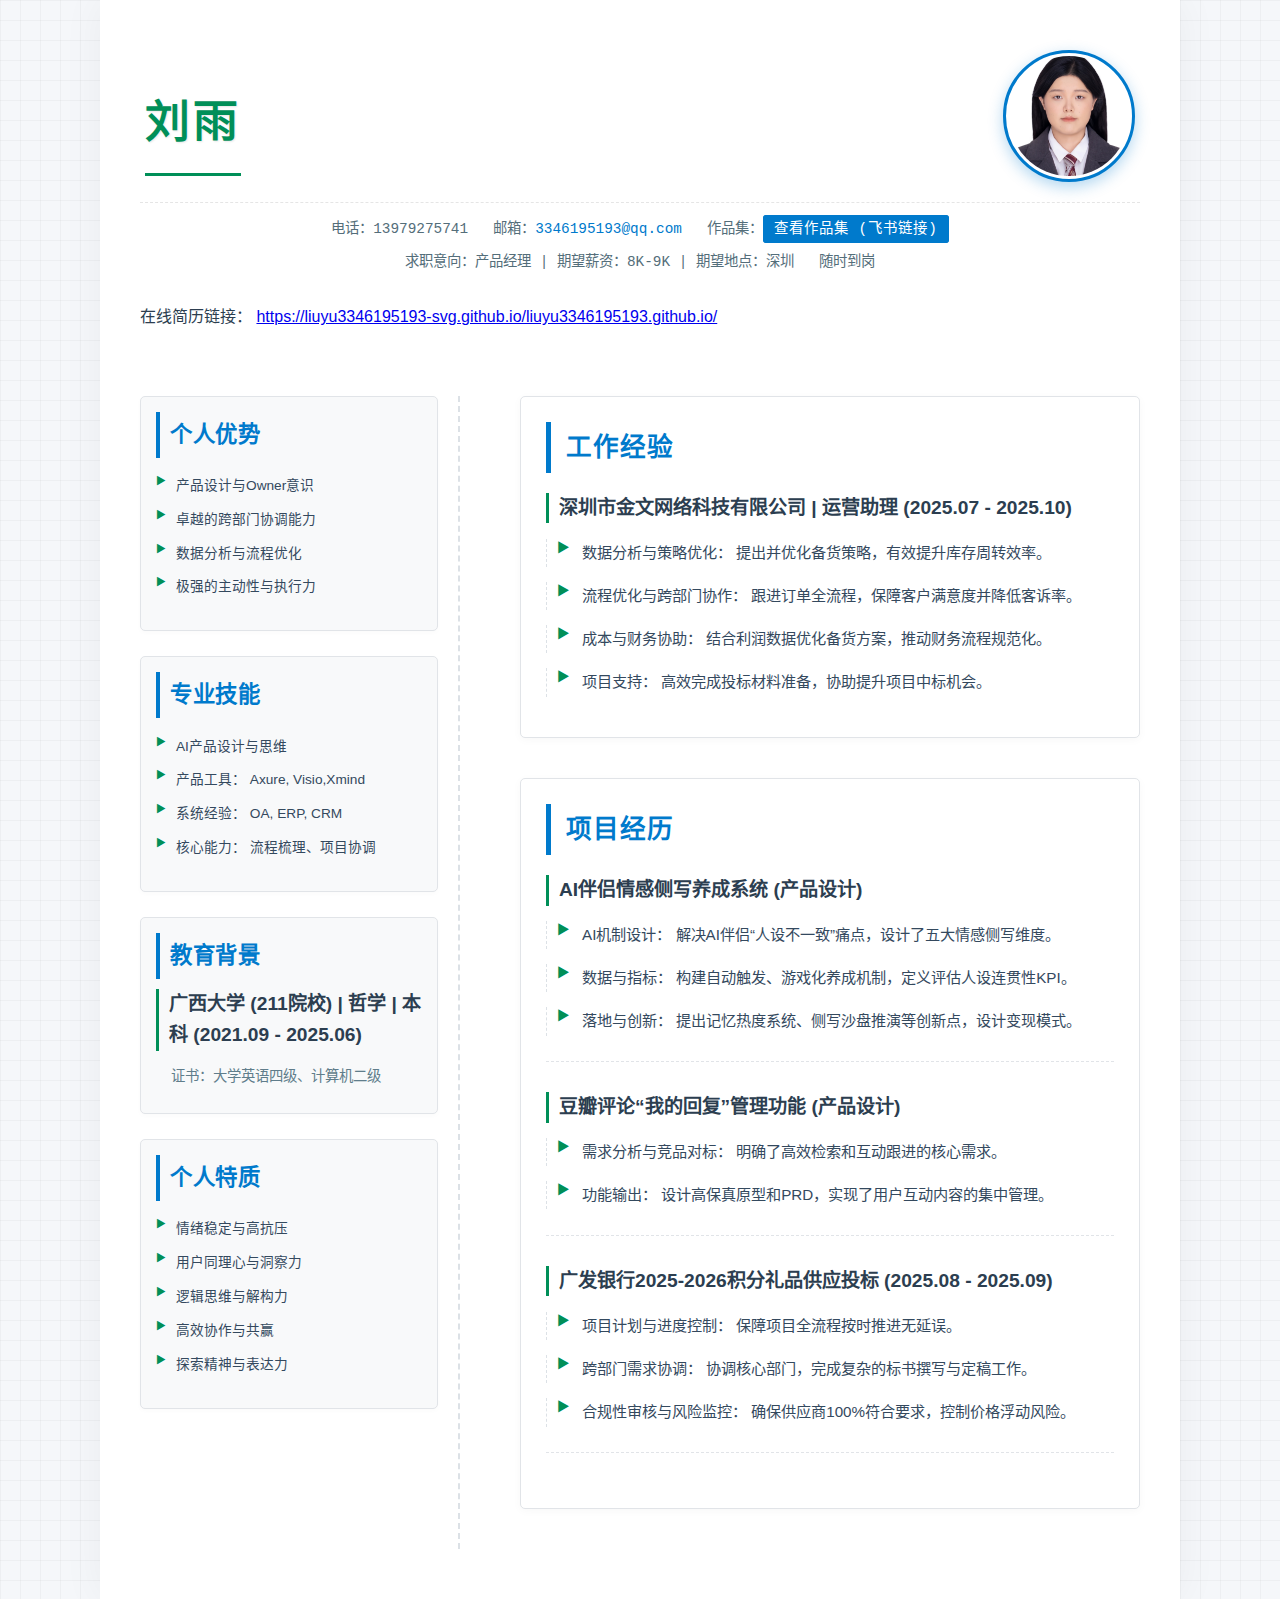
<file: index.html>
<!DOCTYPE html>
<html lang="zh-CN">
<head>
    <meta charset="UTF-8">
    <meta name="viewport" content="width=device-width, initial-scale=1.0">
    <title>刘雨 | 产品经理 </title>
    <link rel="stylesheet" href="style.css"> 
</head>
<body>

    <div class="container">
       <header class="header">
    <div class="profile-header">
        <h1>刘雨 </h1>
        <img src="证件照.jpg" alt="刘雨头像" class="profile-photo">        
    </div>
    
    <div class="contact-info">
        <span>电话：13979275741</span>
        <span>邮箱：<a href="mailto:3346195193@qq.com">3346195193@qq.com</a></span>
        <span>作品集：<a href="https://ai.feishu.cn/wiki/PfGQweOZDifOMIkmEQHcxVufnwe?from=from_copylink" target="_blank" class="portfolio-link">查看作品集 (飞书链接)</a></span>
        <span>求职意向：产品经理 | 期望薪资：8K-9K | 期望地点：深圳</span>
        <span>随时到岗</span>
    </div>
    <div class="online-resume-link">
    <p>
        <span class="link-label">在线简历链接：</span>
        <a href="https://liuyu3346195193-svg.github.io/liuyu3346195193.github.io/" target="_blank" class="actual-url">
            https://liuyu3346195193-svg.github.io/liuyu3346195193.github.io/
        </a>
    </p>
</div>
    
</header>

        <hr>
        
        <div class="content-grid">
            
            <div class="sidebar">
                
                <section class="section sidebar-section">
                    <h2>个人优势 </h2>
                    <ul>
                        <li>产品设计与Owner意识</li>
                        <li>卓越的跨部门协调能力</li>
                        <li>数据分析与流程优化</li>
                        <li>极强的主动性与执行力</li>
                    </ul>
                </section>
                
                <section class="section sidebar-section">
                    <h2>专业技能 </h2>
                    <ul>
                        <li>AI产品设计与思维</li>
                        <li>产品工具： Axure, Visio,Xmind</li>
                        <li>系统经验： OA, ERP, CRM</li>
                        <li>核心能力： 流程梳理、项目协调</li>
                    </ul>
                </section>
                
                <section class="section sidebar-section">
                    <h2>教育背景 </h2>
                    <div class="timeline-item">
                        <h3>广西大学 (211院校) | 哲学 | 本科 (2021.09 - 2025.06)</h3>
                        <p>证书：大学英语四级、计算机二级</p>
                    </div>
                </section>
                <section class="section sidebar-section">
                <h2>个人特质 </h2>
                <ul>
                    <li>情绪稳定与高抗压</li>
                    <li>用户同理心与洞察力</li>
                    <li>逻辑思维与解构力</li>
                    <li>高效协作与共赢</li>
                    <li>探索精神与表达力</li>
                </ul>
            </section>

            </div>
            
            <div class="main-content">
                
                <section class="section main-section">
                    <h2>工作经验 </h2>
                    <div class="timeline-item">
                        <h3>深圳市金文网络科技有限公司 | 运营助理 (2025.07 - 2025.10)</h3>
                        <ul>
                            <li>数据分析与策略优化： 提出并优化备货策略，有效提升库存周转效率。</li>
                            <li>流程优化与跨部门协作： 跟进订单全流程，保障客户满意度并降低客诉率。</li>
                            <li>成本与财务协助： 结合利润数据优化备货方案，推动财务流程规范化。</li>
                            <li>项目支持： 高效完成投标材料准备，协助提升项目中标机会。</li>
                        </ul>
                    </div>
                </section>
                
                <section class="section main-section">
                    <h2>项目经历 </h2>
                    
                    <div class="project-item">
                        <h3>AI伴侣情感侧写养成系统 (产品设计)</h3>
                        <ul>
                            <li>AI机制设计： 解决AI伴侣“人设不一致”痛点，设计了五大情感侧写维度。</li>
                            <li>数据与指标： 构建自动触发、游戏化养成机制，定义评估人设连贯性KPI。</li>
                            <li>落地与创新： 提出记忆热度系统、侧写沙盘推演等创新点，设计变现模式。</li>
                        </ul>
                    </div>
                    
                    <div class="project-item">
                        <h3>豆瓣评论“我的回复”管理功能 (产品设计)</h3>
                        <ul>
                            <li>需求分析与竞品对标： 明确了高效检索和互动跟进的核心需求。</li>
                            <li>功能输出： 设计高保真原型和PRD，实现了用户互动内容的集中管理。</li>
                        </ul>
                    </div>
                    
                    <div class="project-item">
                        <h3>广发银行2025-2026积分礼品供应投标 (2025.08 - 2025.09)</h3>
                        <ul>
                            <li>项目计划与进度控制： 保障项目全流程按时推进无延误。</li>
                            <li>跨部门需求协调： 协调核心部门，完成复杂的标书撰写与定稿工作。</li>
                            <li>合规性审核与风险监控： 确保供应商100%符合要求，控制价格浮动风险。</li>
                        </ul>
                    </div>
                </section>
                

            </div>
        </div>
        
    </div>
</body>
</html>
</file>
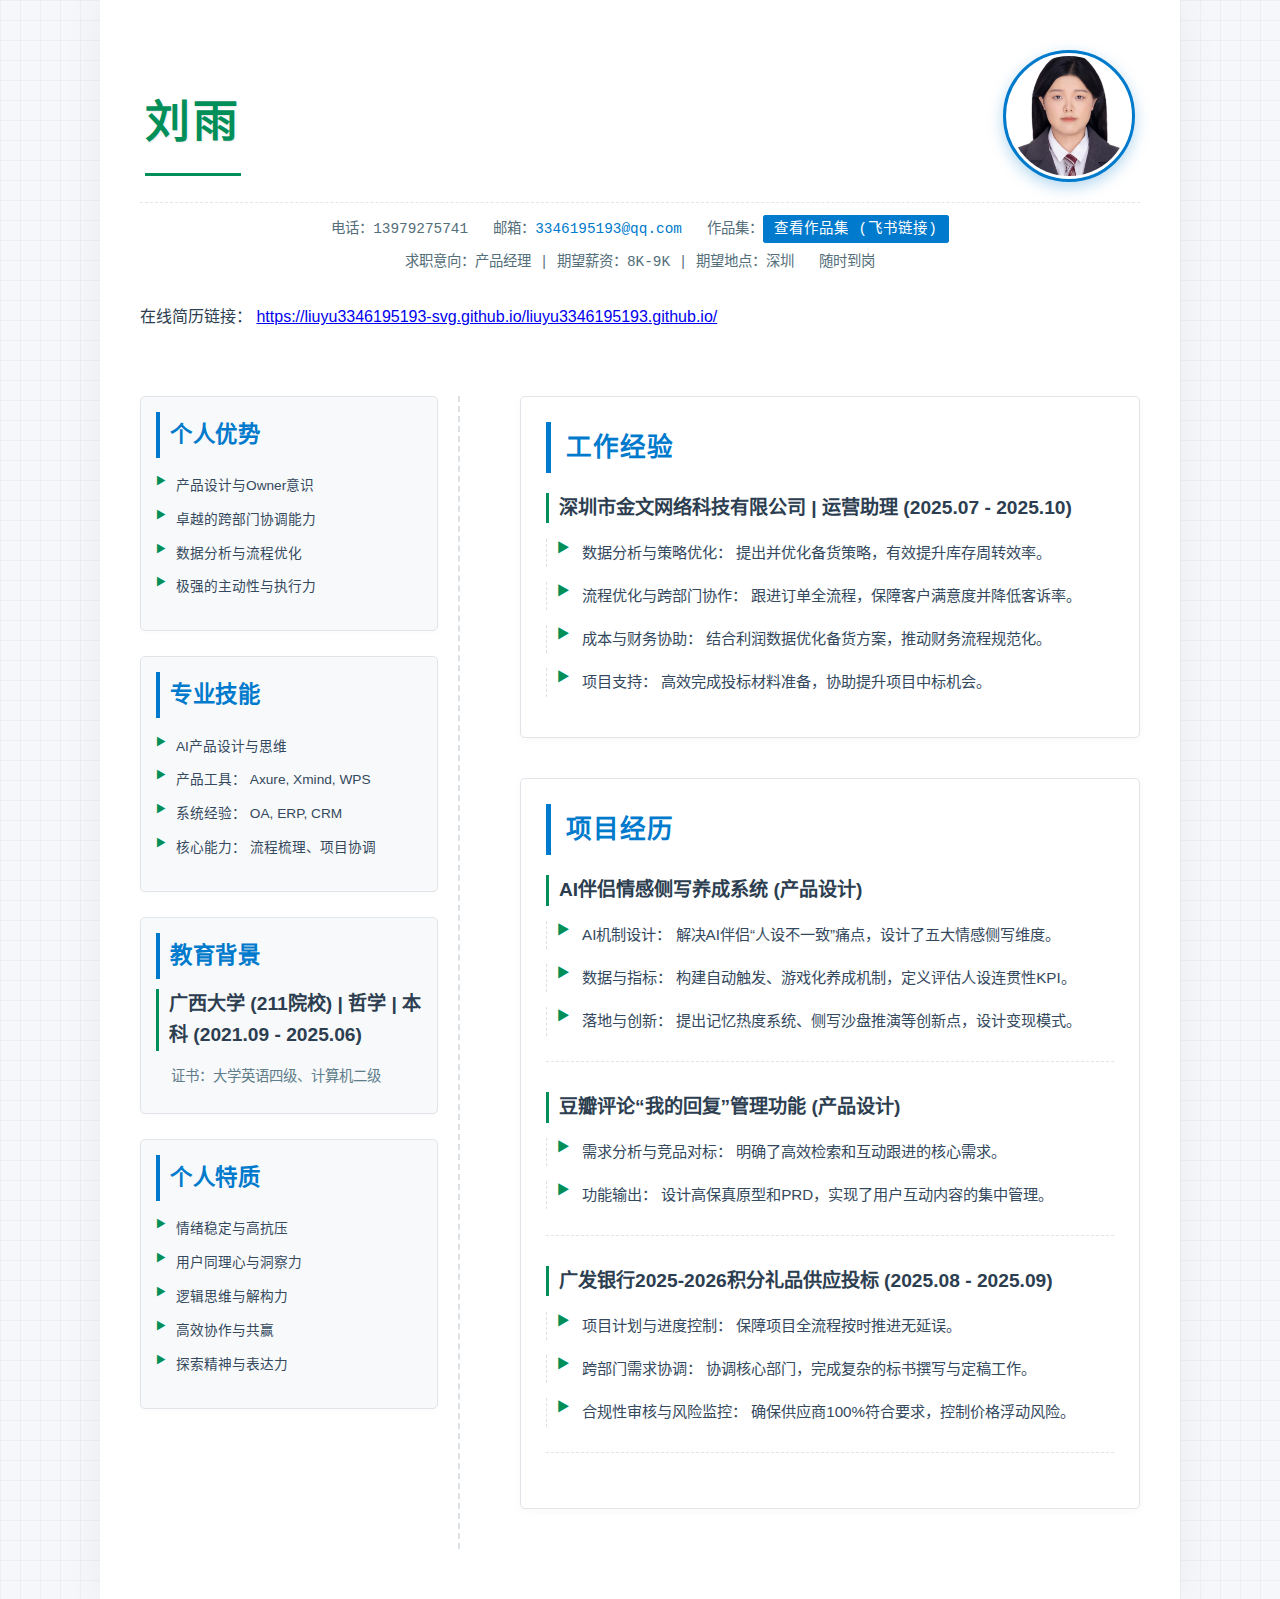
<file: resume.html>
<!DOCTYPE html>
<html lang="zh-CN">
<head>
    <meta charset="UTF-8">
    <meta name="viewport" content="width=device-width, initial-scale=1.0">
    <title>刘雨 | 产品经理 </title>
    <link rel="stylesheet" href="style.css"> 
</head>
<body>

    <div class="container">
       <header class="header">
    <div class="profile-header">
        <h1>刘雨 </h1>
        <img src="证件照.jpg" alt="刘雨头像" class="profile-photo">        
    </div>
    
    <div class="contact-info">
        <span>电话：13979275741</span>
        <span>邮箱：<a href="mailto:3346195193@qq.com">3346195193@qq.com</a></span>
        <span>作品集：<a href="https://ai.feishu.cn/wiki/PfGQweOZDifOMIkmEQHcxVufnwe?from=from_copylink" target="_blank" class="portfolio-link">查看作品集 (飞书链接)</a></span>
        <span>求职意向：产品经理 | 期望薪资：8K-9K | 期望地点：深圳</span>
        <span>随时到岗</span>
    </div>
    <div class="online-resume-link">
    <p>
        <span class="link-label">在线简历链接：</span>
        <a href="https://liuyu3346195193-svg.github.io/liuyu3346195193.github.io/" target="_blank" class="actual-url">
            https://liuyu3346195193-svg.github.io/liuyu3346195193.github.io/
        </a>
    </p>
</div>
    
</header>

        <hr>
        
        <div class="content-grid">
            
            <div class="sidebar">
                
                <section class="section sidebar-section">
                    <h2>个人优势 </h2>
                    <ul>
                        <li>产品设计与Owner意识</li>
                        <li>卓越的跨部门协调能力</li>
                        <li>数据分析与流程优化</li>
                        <li>极强的主动性与执行力</li>
                    </ul>
                </section>
                
                <section class="section sidebar-section">
                    <h2>专业技能 </h2>
                    <ul>
                        <li>AI产品设计与思维</li>
                        <li>产品工具： Axure, Xmind, WPS</li>
                        <li>系统经验： OA, ERP, CRM</li>
                        <li>核心能力： 流程梳理、项目协调</li>
                    </ul>
                </section>
                
                <section class="section sidebar-section">
                    <h2>教育背景 </h2>
                    <div class="timeline-item">
                        <h3>广西大学 (211院校) | 哲学 | 本科 (2021.09 - 2025.06)</h3>
                        <p>证书：大学英语四级、计算机二级</p>
                    </div>
                </section>
                <section class="section sidebar-section">
                <h2>个人特质 </h2>
                <ul>
                    <li>情绪稳定与高抗压</li>
                    <li>用户同理心与洞察力</li>
                    <li>逻辑思维与解构力</li>
                    <li>高效协作与共赢</li>
                    <li>探索精神与表达力</li>
                </ul>
            </section>

            </div>
            
            <div class="main-content">
                
                <section class="section main-section">
                    <h2>工作经验 </h2>
                    <div class="timeline-item">
                        <h3>深圳市金文网络科技有限公司 | 运营助理 (2025.07 - 2025.10)</h3>
                        <ul>
                            <li>数据分析与策略优化： 提出并优化备货策略，有效提升库存周转效率。</li>
                            <li>流程优化与跨部门协作： 跟进订单全流程，保障客户满意度并降低客诉率。</li>
                            <li>成本与财务协助： 结合利润数据优化备货方案，推动财务流程规范化。</li>
                            <li>项目支持： 高效完成投标材料准备，协助提升项目中标机会。</li>
                        </ul>
                    </div>
                </section>
                
                <section class="section main-section">
                    <h2>项目经历 </h2>
                    
                    <div class="project-item">
                        <h3>AI伴侣情感侧写养成系统 (产品设计)</h3>
                        <ul>
                            <li>AI机制设计： 解决AI伴侣“人设不一致”痛点，设计了五大情感侧写维度。</li>
                            <li>数据与指标： 构建自动触发、游戏化养成机制，定义评估人设连贯性KPI。</li>
                            <li>落地与创新： 提出记忆热度系统、侧写沙盘推演等创新点，设计变现模式。</li>
                        </ul>
                    </div>
                    
                    <div class="project-item">
                        <h3>豆瓣评论“我的回复”管理功能 (产品设计)</h3>
                        <ul>
                            <li>需求分析与竞品对标： 明确了高效检索和互动跟进的核心需求。</li>
                            <li>功能输出： 设计高保真原型和PRD，实现了用户互动内容的集中管理。</li>
                        </ul>
                    </div>
                    
                    <div class="project-item">
                        <h3>广发银行2025-2026积分礼品供应投标 (2025.08 - 2025.09)</h3>
                        <ul>
                            <li>项目计划与进度控制： 保障项目全流程按时推进无延误。</li>
                            <li>跨部门需求协调： 协调核心部门，完成复杂的标书撰写与定稿工作。</li>
                            <li>合规性审核与风险监控： 确保供应商100%符合要求，控制价格浮动风险。</li>
                        </ul>
                    </div>
                </section>
                

            </div>
        </div>
        
    </div>
</body>
</html>
</file>
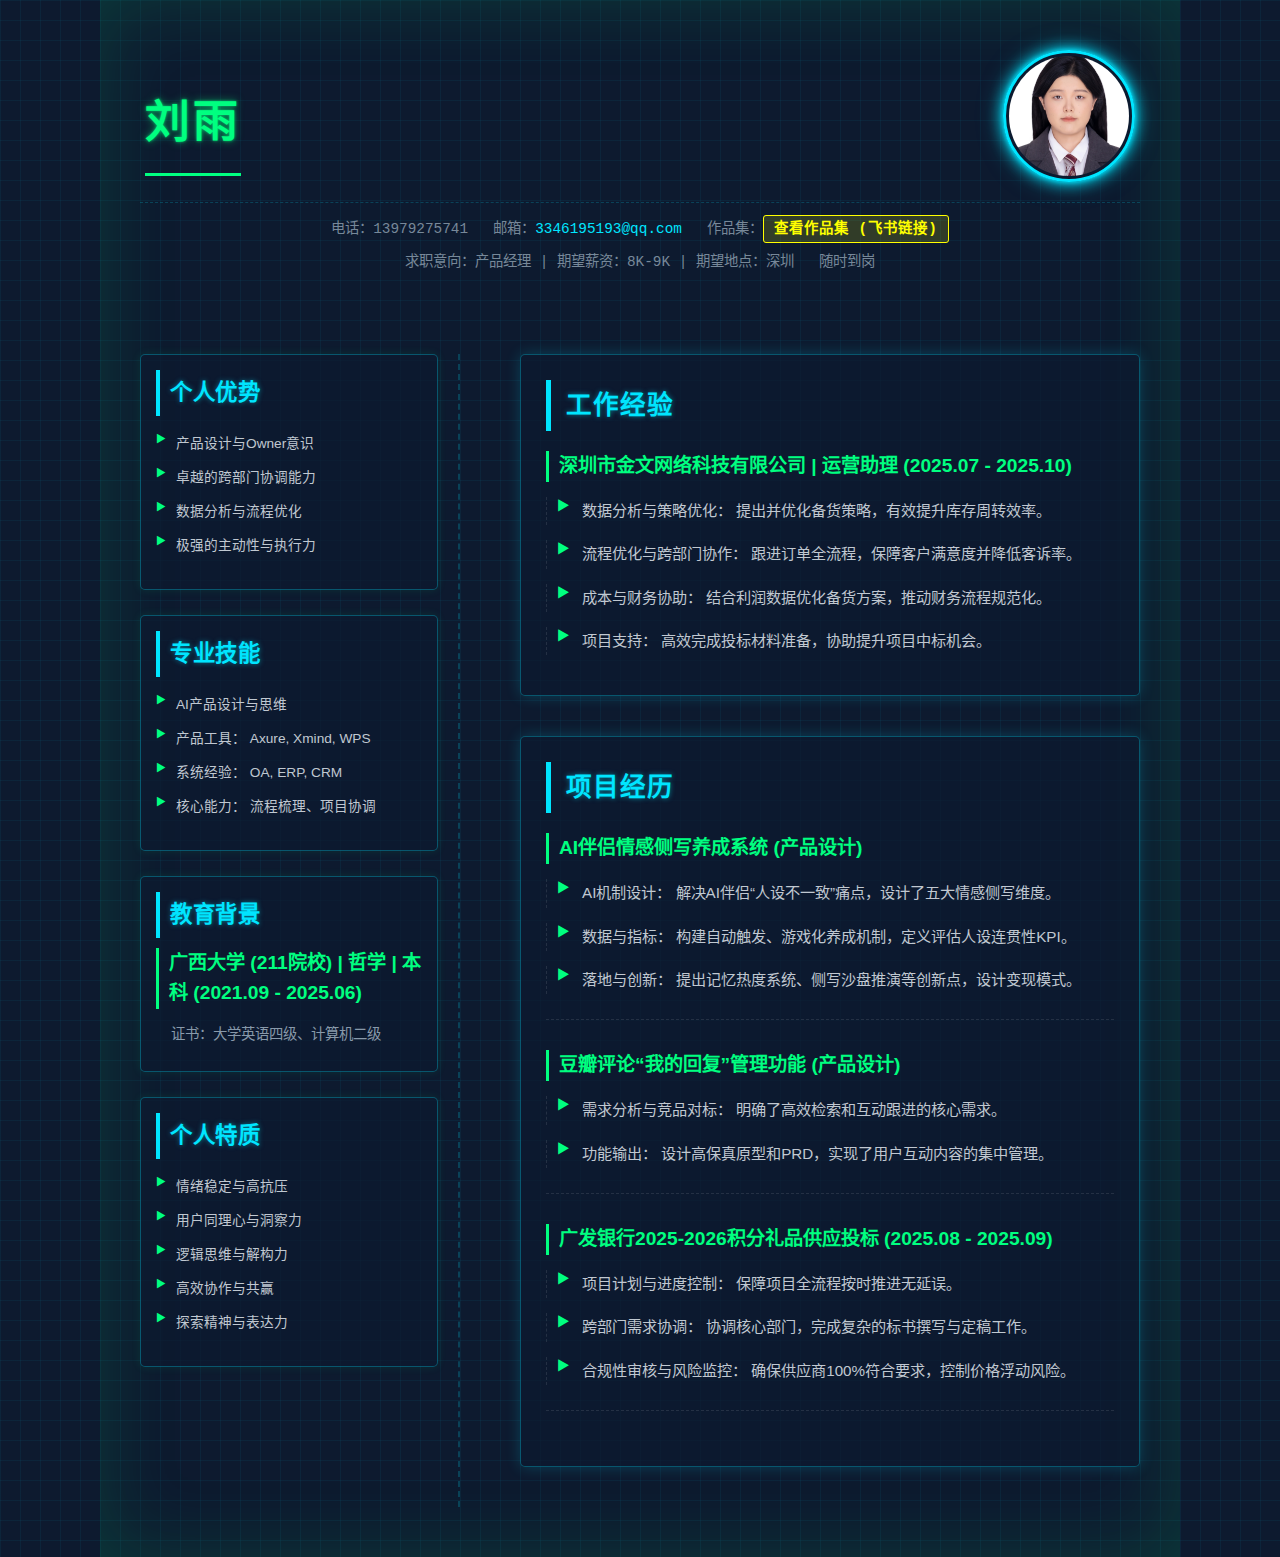
<file: 简历/resume.html>
<!DOCTYPE html>
<html lang="zh-CN">
<head>
    <meta charset="UTF-8">
    <meta name="viewport" content="width=device-width, initial-scale=1.0">
    <title>刘雨 | 产品经理 </title>
    <link rel="stylesheet" href="style.css"> 
</head>
<body>

    <div class="container">
       <header class="header">
    <div class="profile-header">
        <h1>刘雨 </h1>
        <img src="证件照.jpg" alt="刘雨头像" class="profile-photo">
    </div>
    
    <div class="contact-info">
        <span>电话：13979275741</span>
        <span>邮箱：<a href="mailto:3346195193@qq.com">3346195193@qq.com</a></span>
        <span>作品集：<a href="[你的飞书链接]" target="_blank" class="portfolio-link">查看作品集 (飞书链接)</a></span>
        <span>求职意向：产品经理 | 期望薪资：8K-9K | 期望地点：深圳</span>
        <span>随时到岗</span>
    </div>
</header>

        <hr>
        
        <div class="content-grid">
            
            <div class="sidebar">
                
                <section class="section sidebar-section">
                    <h2>个人优势 </h2>
                    <ul>
                        <li>产品设计与Owner意识</li>
                        <li>卓越的跨部门协调能力</li>
                        <li>数据分析与流程优化</li>
                        <li>极强的主动性与执行力</li>
                    </ul>
                </section>
                
                <section class="section sidebar-section">
                    <h2>专业技能 </h2>
                    <ul>
                        <li>AI产品设计与思维</li>
                        <li>产品工具： Axure, Xmind, WPS</li>
                        <li>系统经验： OA, ERP, CRM</li>
                        <li>核心能力： 流程梳理、项目协调</li>
                    </ul>
                </section>
                
                <section class="section sidebar-section">
                    <h2>教育背景 </h2>
                    <div class="timeline-item">
                        <h3>广西大学 (211院校) | 哲学 | 本科 (2021.09 - 2025.06)</h3>
                        <p>证书：大学英语四级、计算机二级</p>
                    </div>
                </section>
                <section class="section sidebar-section">
                <h2>个人特质 </h2>
                <ul>
                    <li>情绪稳定与高抗压</li>
                    <li>用户同理心与洞察力</li>
                    <li>逻辑思维与解构力</li>
                    <li>高效协作与共赢</li>
                    <li>探索精神与表达力</li>
                </ul>
            </section>

            </div>
            
            <div class="main-content">
                
                <section class="section main-section">
                    <h2>工作经验 </h2>
                    <div class="timeline-item">
                        <h3>深圳市金文网络科技有限公司 | 运营助理 (2025.07 - 2025.10)</h3>
                        <ul>
                            <li>数据分析与策略优化： 提出并优化备货策略，有效提升库存周转效率。</li>
                            <li>流程优化与跨部门协作： 跟进订单全流程，保障客户满意度并降低客诉率。</li>
                            <li>成本与财务协助： 结合利润数据优化备货方案，推动财务流程规范化。</li>
                            <li>项目支持： 高效完成投标材料准备，协助提升项目中标机会。</li>
                        </ul>
                    </div>
                </section>
                
                <section class="section main-section">
                    <h2>项目经历 </h2>
                    
                    <div class="project-item">
                        <h3>AI伴侣情感侧写养成系统 (产品设计)</h3>
                        <ul>
                            <li>AI机制设计： 解决AI伴侣“人设不一致”痛点，设计了五大情感侧写维度。</li>
                            <li>数据与指标： 构建自动触发、游戏化养成机制，定义评估人设连贯性KPI。</li>
                            <li>落地与创新： 提出记忆热度系统、侧写沙盘推演等创新点，设计变现模式。</li>
                        </ul>
                    </div>
                    
                    <div class="project-item">
                        <h3>豆瓣评论“我的回复”管理功能 (产品设计)</h3>
                        <ul>
                            <li>需求分析与竞品对标： 明确了高效检索和互动跟进的核心需求。</li>
                            <li>功能输出： 设计高保真原型和PRD，实现了用户互动内容的集中管理。</li>
                        </ul>
                    </div>
                    
                    <div class="project-item">
                        <h3>广发银行2025-2026积分礼品供应投标 (2025.08 - 2025.09)</h3>
                        <ul>
                            <li>项目计划与进度控制： 保障项目全流程按时推进无延误。</li>
                            <li>跨部门需求协调： 协调核心部门，完成复杂的标书撰写与定稿工作。</li>
                            <li>合规性审核与风险监控： 确保供应商100%符合要求，控制价格浮动风险。</li>
                        </ul>
                    </div>
                </section>

            </div>
        </div>
        
    </div>
</body>
</html>
</file>
<file: style.css>
/*
 * FUTURE DATA PANEL THEME V3.1 - LIGHT MODE (明亮科技版)
 * 主色调：白色/浅灰 (背景), 深科技蓝 (文字), 翠绿/深青 (高亮)
 */

/* 1. 全局设置和背景 - 切换为明亮模式 */
body {
    background-color: #f5f7fa; /* 极浅的灰白色，比纯白更护眼 */
    color: #2c3e50; /*以此深蓝灰色作为主文字颜色，代替纯黑，更有质感 */
    font-family: 'Segoe UI', 'Roboto', 'Helvetica Neue', Arial, sans-serif;
    line-height: 1.6;
    margin: 0;
    padding: 0;
    min-height: 100vh;
    /* 调整网格背景：使用极淡的灰色网格 */
    background-image: 
        linear-gradient(rgba(0, 0, 0, 0.03) 1px, transparent 1px), 
        linear-gradient(90deg, rgba(0, 0, 0, 0.03) 1px, transparent 1px);
    background-size: 20px 20px;
}

.container {
    max-width: 1000px;
    margin: 0 auto;
    padding: 50px 40px;
    /* 移除内发光，改为轻微的深色投影 */
    box-shadow: 0 0 40px rgba(0, 0, 0, 0.05); 
    background-color: #ffffff; /* 容器本身为纯白 */
}

/* 2. 头部信息 - 颜色加深以适应白底 */
.header {
    padding-bottom: 20px;
    transition: all 0.3s ease-in-out; 
}
.header h1 {
    color: #008f58; /* 将荧光绿改为深翠绿 */
    border-bottom: 3px solid #008f58;
    padding-bottom: 15px;
    margin-bottom: 0;
    font-size: 2.8em; 
    letter-spacing: 3px;
    /* 移除霓虹发光，改为轻微的文字阴影增加立体感 */
    text-shadow: 1px 1px 2px rgba(0, 0, 0, 0.1);
}

/* 头部照片容器 */
.profile-header {
    display: flex;
    align-items: center;
    justify-content: space-between;
    margin-bottom: 20px;
    padding: 0 5px; 
}

/* 核心照片样式 */
.profile-photo {
    width: 120px;
    height: 120px;
    object-fit: cover; 
    border-radius: 50%;
    /* 边框颜色加深为科技蓝 */
    border: 3px solid #007acc; 
    
    /* 调整阴影为柔和的蓝色投影 */
    box-shadow: 0 5px 15px rgba(0, 122, 204, 0.3); 
    
    /* 背景改为白色 */
    background-color: #fff;
    padding: 3px;
}

/* 联系信息 */
.contact-info {
    display: flex;
    flex-wrap: wrap;
    justify-content: center;
    gap: 10px 25px; 
    font-family: 'Consolas', monospace;
    font-size: 0.9em;
    color: #546e7a; /* 次级文字颜色：灰蓝 */
    margin-bottom: 30px;
    padding-left: 0; 
    border-top: 1px dashed rgba(0, 0, 0, 0.1); /* 虚线变灰 */
    padding-top: 15px;
}

.contact-info a {
    color: #007acc; /* 链接改为科技蓝 */
    text-decoration: none;
    transition: color 0.3s;
    font-weight: 500;
}
.contact-info a:hover {
    color: #d35400; /* 鼠标悬停变为深橙色，形成对比 */
    text-decoration: underline;
}

/* 作品集链接特别样式 */
.portfolio-link {
    color: #fff !important; /* 文字白色 */
    background-color: #007acc; /* 背景蓝色 */
    border: 1px solid #007acc; 
    font-weight: bold;
    padding: 5px 10px;
    border-radius: 3px;
    letter-spacing: 1px;
    transition: all 0.2s ease-in-out;
    text-decoration: none !important;
}

.portfolio-link:hover {
    color: #fff !important; 
    background-color: #005c99; /* 悬停加深 */
    box-shadow: 0 2px 8px rgba(0, 122, 204, 0.4);
}

.contact-info strong {
    background-color: transparent !important;
    padding: 0;
    color: #333; /* 标签颜色加深 */
}

/* 3. 模块卡片化 - 白底悬浮风格 */
.section {
    margin-bottom: 40px;
    padding: 20px;
    /* 背景改为白色或极淡灰 */
    background-color: #ffffff; 
    /* 边框变细，灰色 */
    border: 1px solid #e1e4e8;
    /* 增加卡片投影 */
    box-shadow: 0 2px 10px rgba(0, 0, 0, 0.03);
    border-radius: 5px;
    transition: all 0.3s ease-in-out;
}

/* 模块悬停效果 */
.section:hover {
    border: 1px solid #007acc; /* 悬停时边框变蓝 */
    box-shadow: 0 5px 20px rgba(0, 122, 204, 0.15); /* 投影加深 */
    transform: translateY(-2px); 
}

/* 模块标题 (H2) */
.section h2 {
    background-color: transparent; 
    color: #007acc; /* 科技蓝 */
    padding: 5px 0;
    margin-top: 0;
    margin-bottom: 20px;
    border-left: 5px solid #007acc; 
    padding-left: 15px;
    text-transform: uppercase;
    font-size: 1.6em;
    letter-spacing: 1px;
    text-shadow: none; /* 移除发光 */
}

/* 4. 列表项目 */
ul {
    list-style: none;
    padding-left: 0;
    font-size: 0.95em;
    color: #34495e; /* 列表文字深灰 */
}

ul li {
    padding-left: 35px; 
    margin-bottom: 15px;
    position: relative;
    border-left: 1px dashed #dce1e6; /* 左侧虚线导轨 */
    padding-top: 2px;
    padding-bottom: 2px;
    transition: all 0.2s;
}

/* 列表项悬停 */
ul li:hover {
    color: #000; 
    background-color: rgba(0, 122, 204, 0.05); /* 极淡的蓝色背景 */
}

/* 自定义项目符号 */
ul li::before {
    content: '▶'; 
    color: #008f58; /* 深绿色箭头 */
    font-weight: bold;
    position: absolute;
    left: 10px; 
    top: 0;
    font-size: 0.8em;
}

/* 粗体关键词 (数据、指标) */
strong {
    color: #008f58; /* 关键词改为深绿色 */
    font-weight: 700;
    /* 背景改为淡绿色高亮 */
    background-color: rgba(0, 143, 88, 0.1); 
    padding: 1px 4px;
    border-radius: 2px;
    letter-spacing: 0.5px;
}

hr {
    display: none;
}

/* 时间线/项目标题 (H3) */
.timeline-item h3, .project-item h3 {
    color: #2c3e50; /* 标题深色 */
    font-size: 1.2em;
    margin-top: 10px;
    margin-bottom: 8px;
    border-left: 3px solid #008f58; /* 绿色左边框 */
    padding-left: 10px;
    font-weight: 600;
}

.timeline-item p {
    color: #607d8b; /* 说明文字灰蓝 */
    font-size: 0.9em;
    padding-left: 15px;
    margin-bottom: 10px;
}

.project-item {
    margin-bottom: 30px;
    padding-bottom: 10px;
    border-bottom: 1px dashed #e1e4e8;
}

/* --- 布局核心：两栏 Grid --- */
.content-grid {
    display: grid;
    grid-template-columns: 1fr 2fr; 
    gap: 40px; 
    margin-top: 30px;
}

/* --- 侧边栏样式 (左栏) --- */
.sidebar {
    padding-right: 20px;
    border-right: 2px dashed #dce1e6; 
    background-color: transparent !important; 
}

/* 侧边栏模块 */
.sidebar-section {
    padding: 15px; 
    margin-bottom: 25px; 
    background-color: #f8f9fa; /* 侧边栏卡片背景微灰，区分层级 */
    border: 1px solid #e1e4e8;
    box-shadow: 0 2px 5px rgba(0,0,0,0.02);
    border-radius: 5px;
}

.sidebar-section h2 {
    font-size: 1.4em; 
    letter-spacing: 0.5px;
    margin-bottom: 10px;
    padding-left: 10px;
    color: #007acc; 
    border-left: 4px solid #007acc; 
    text-shadow: none;
}

.sidebar-section ul li {
    font-size: 0.9em; 
    margin-bottom: 8px;
    padding-left: 20px;
    border-left: none; 
    color: #34495e;
}

.sidebar-section ul li::before {
    font-size: 0.7em;
    left: 0; 
}

/* --- 主内容区样式 (右栏) --- */
.main-content {
    padding-left: 20px;
}

.main-section {
    padding: 25px;
    margin-bottom: 40px;
}

/* ----------------------------------------------------- */
/* ⚠️ 强制打印模式：尝试在打印时保持原版布局，可能导致内容裁剪 */
/* ----------------------------------------------------- */

@media print {
    /* 1. 禁用所有换行和自适应 */
    body {
        width: 1500px !important; /* 设置一个比屏幕更宽的固定宽度 */
        overflow: visible !important; /* 允许内容溢出 */
        margin: 0 !important;
        padding: 0 !important;
        
        /* 强制打印背景和颜色 */
        -webkit-print-color-adjust: exact !important; /* Webkit内核：尝试打印背景色 */
        print-color-adjust: exact !important;         /* 标准：尝试打印背景色 */
        background-color: #f5f7fa !important; /* 强制背景颜色 */
        color: #2c3e50 !important; /* 强制文字颜色 */
    }

    .container {
        width: 1400px !important; /* 容器跟随 body 宽度 */
        max-width: none !important;
        box-shadow: none !important;
    }
    
    /* 2. 强制保持 Grid 布局 */
    .content-grid {
        display: grid !important;
        grid-template-columns: 1fr 2fr !important; /* 保持两栏结构 */
        gap: 40px !important;
    }

    /* 3. 强制头部样式保持不变 */
    .profile-header {
        flex-direction: row !important; /* 强制水平排列 */
        align-items: flex-end !important; /* 保持底部对齐（原版样式） */
    }
    
    .contact-info {
        flex-direction: row !important; /* 强制水平排列，防止换行 */
        justify-content: space-between !important; /* 保持原有的左右分散对齐 */
    }
    
    /* 4. 移除所有分页符 */
    * {
        page-break-after: avoid !important;
        page-break-inside: avoid !important;
    }

    /* 确保照片和链接按钮可见 */
    .portfolio-link, .link-label {
        display: inline-block !important; 
    }
}
</file>
<file: 简历/style.css>
/*
 * FUTURE DATA PANEL THEME V3.0 - 最终优化版
 * 主色调：深紫蓝 (背景), 亮青色/荧光绿 (高亮/霓虹)
 */

/* 1. 全局设置和背景增强 */
body {
    background-color: #0d1a2f; /* 深紫蓝色背景 */
    color: #c0c8d1; /* 默认文字颜色：浅灰蓝 */
    font-family: 'Segoe UI', 'Roboto', 'Helvetica Neue', Arial, sans-serif;
    line-height: 1.6;
    margin: 0;
    padding: 0;
    min-height: 100vh;
    /* 增加一个全局的网格/噪点背景，模拟数据屏幕 */
    background-image: 
        linear-gradient(rgba(0, 229, 255, 0.05) 1px, transparent 1px), 
        linear-gradient(90deg, rgba(0, 229, 255, 0.05) 1px, transparent 1px);
    background-size: 20px 20px;
}

.container {
    max-width: 1000px;
    margin: 0 auto;
    padding: 50px 40px;
    /* 增加内发光效果 */
    box-shadow: inset 0 0 80px rgba(0, 255, 127, 0.15); 
}

/* 2. 头部信息和霓虹效果 - 修正版本 */
.header {
    padding-bottom: 20px;
    transition: all 0.3s ease-in-out; 
}
.header h1 {
    color: #00ff80; /* 荧光绿 */
    border-bottom: 3px solid #00ff80;
    padding-bottom: 15px;
    margin-bottom: 0; /* 适应 Flex 布局 */
    font-size: 2.8em; 
    letter-spacing: 3px;
    /* 降低霓虹发光强度，增强文字边缘清晰度 */
    text-shadow: 
        0 0 3px rgba(0, 255, 128, 0.7), /* 柔和的发光 */
        0 0 8px rgba(0, 255, 128, 0.5); /* 较弱的扩散 */
}

/* 头部照片容器 - 标题和照片分居两侧 */
.profile-header {
    display: flex;
    align-items: center;
    justify-content: space-between;
    margin-bottom: 20px;
    padding: 0 5px; 
}

/* 核心照片样式：圆形、边框、霓虹发光 */
.profile-photo {
    width: 120px;
    height: 120px;
    object-fit: cover; 
    border-radius: 50%;
    border: 3px solid #00e5ff; 
    
    /* 霓虹发光效果 */
    box-shadow: 
        0 0 5px #00e5ff, 
        0 0 15px #00e5ff, 
        0 0 25px rgba(0, 229, 255, 0.5); 
    
    /* 增加一个轻微的背景遮罩，使照片融入暗黑环境 */
    background-color: rgba(13, 26, 47, 0.8);
    padding: 3px;
}

/* 联系信息 - 统一排版居中对齐 */
.contact-info {
    display: flex;
    flex-wrap: wrap;
    justify-content: center; /* 重点：居中对齐联系信息 */
    gap: 10px 25px; 
    font-family: 'Consolas', monospace;
    font-size: 0.9em; /* 略微缩小，更精简 */
    color: #778899;
    margin-bottom: 30px;
    padding-left: 0; 
    border-top: 1px dashed rgba(0, 229, 255, 0.2); /* 增加顶部虚线，分割标题和信息 */
    padding-top: 15px;
}

.contact-info a {
    color: #00e5ff;
    text-decoration: none;
    transition: color 0.3s;
}
.contact-info a:hover {
    color: #ffff00; /* 鼠标悬停变色 */
}

/* 作品集链接特别样式 */
.portfolio-link {
    color: #ffff00 !important; 
    text-decoration: none;
    font-weight: bold;
    background-color: rgba(255, 255, 0, 0.15); 
    border: 1px solid #ffff00; 
    padding: 5px 10px;
    border-radius: 3px;
    letter-spacing: 1px;
    transition: all 0.2s ease-in-out;
}

.portfolio-link:hover {
    color: #0d1a2f !important; 
    background-color: #ffff00;
    box-shadow: 0 0 10px #ffff00;
}

/* 确保 strong 标签内的链接也能继承这些样式 */
.contact-info strong {
    background-color: transparent !important; /* 移除 strong 默认背景，避免冲突 */
    padding: 0;
}

/* 3. 模块卡片化 (Section) - 增加悬停过渡效果 */
.section {
    margin-bottom: 40px;
    padding: 20px;
    background-color: rgba(13, 26, 47, 0.7); /* 透明度背景 */
    /* 模块边框，使用亮青色霓虹 */
    border: 1px solid rgba(0, 229, 255, 0.3);
    box-shadow: 0 0 15px rgba(0, 229, 255, 0.2);
    border-radius: 5px;
    transition: all 0.3s ease-in-out; /* 增加过渡效果 */
}

/* 模块悬停发光 */
.section:hover {
    border: 1px solid #00ffff;
    box-shadow: 0 0 20px rgba(0, 255, 255, 0.4);
    transform: translateY(-2px); 
}

/* 模块标题 (H2) - 嵌入式标题栏 */
.section h2 {
    background-color: transparent; 
    color: #00e5ff; 
    padding: 5px 0;
    margin-top: 0;
    margin-bottom: 20px;
    border-left: 5px solid #00e5ff; 
    padding-left: 15px;
    text-transform: uppercase;
    font-size: 1.6em;
    letter-spacing: 1px;
    text-shadow: 0 0 5px rgba(0, 229, 255, 0.5);
}

/* 4. 列表项目（内容主体）- 增强数据点感 */
ul {
    list-style: none;
    padding-left: 0;
    font-size: 0.95em;
}

ul li {
    padding-left: 35px; 
    margin-bottom: 15px;
    position: relative;
    border-left: 1px dashed rgba(255, 255, 255, 0.1); 
    padding-top: 2px;
    padding-bottom: 2px;
    transition: all 0.2s; /* 增加过渡效果 */
}

/* 列表项悬停：文字变白，背景高亮 */
ul li:hover {
    color: #ffffff; 
    background-color: rgba(0, 229, 255, 0.05); 
}

/* 自定义项目符号（数据点） */
ul li::before {
    content: '▶'; 
    color: #00ff80; 
    font-weight: bold;
    position: absolute;
    left: 10px; 
    top: 0;
    font-size: 0.8em;
}

/* 粗体关键词 (数据、指标、成就) - 提升对比度 */
strong {
    color: #fff; /* 关键字文字改为白色 */
    font-weight: 700;
    background-color: rgba(255, 255, 0, 0.2); 
    padding: 3px 6px;
    border-radius: 2px;
    letter-spacing: 0.5px;
}

/* HR 分隔线 - 移除多余的 HR */
hr {
    display: none; /* 隐藏所有 <hr> 标签，使用 contact-info 的 border-top 代替 */
}

/* 时间线/工作/项目经验标题 (H3) */
.timeline-item h3, .project-item h3 {
    color: #00ff80; 
    font-size: 1.2em;
    margin-top: 10px;
    margin-bottom: 8px;
    border-left: 3px solid #00ff80;
    padding-left: 10px;
}

.timeline-item p {
    color: #8899aa; 
    font-size: 0.9em;
    padding-left: 15px;
    margin-bottom: 10px;
}

.project-item {
    margin-bottom: 30px;
    padding-bottom: 10px;
    border-bottom: 1px dashed rgba(255, 255, 255, 0.1);
}

/* --- 布局核心：两栏 Grid --- */
.content-grid {
    display: grid;
    grid-template-columns: 1fr 2fr; 
    gap: 40px; 
    margin-top: 30px;
}

/* --- 侧边栏样式 (左栏) - 修复底部留白问题 --- */
.sidebar {
    padding-right: 20px;
    border-right: 2px dashed rgba(0, 229, 255, 0.2); 
    /* 核心修复：父容器背景透明 */
    background-color: transparent !important; 
}

/* 侧边栏模块的紧凑样式 - 确保有独立的背景和边框 */
.sidebar-section {
    padding: 15px; 
    margin-bottom: 25px; 
    /* 核心修复：重新应用背景和边框 */
    background-color: rgba(13, 26, 47, 0.7); /* 透明度背景 */
    border: 1px solid rgba(0, 229, 255, 0.3);
    box-shadow: 0 0 10px rgba(0, 255, 127, 0.1);
    border-radius: 5px;
}

.sidebar-section h2 {
    font-size: 1.4em; 
    letter-spacing: 0.5px;
    margin-bottom: 10px;
    padding-left: 10px;
    /* 侧边栏标题样式统一 */
    color: #00e5ff; 
    border-left: 4px solid #00e5ff; 
    text-shadow: 0 0 5px rgba(0, 229, 255, 0.5); 
}

.sidebar-section ul li {
    font-size: 0.9em; 
    margin-bottom: 8px;
    padding-left: 20px;
    border-left: none; 
}

/* 侧边栏的项目符号调整 */
.sidebar-section ul li::before {
    font-size: 0.7em;
    left: 0; 
}

/* --- 主内容区样式 (右栏) --- */
.main-content {
    padding-left: 20px;
}

/* 主内容区模块的间距 */
.main-section {
    padding: 25px;
    margin-bottom: 40px;
}

/* 打印优化 */
@media print {
    /* 核心修改 1: 强制使用深色背景和浅色文字 */
    body {
        background: #0d1a2f !important; /* 强制背景为深紫蓝色 */
        background-color: #0d1a2f !important; 
        color: #c0c8d1 !important; /* 强制文字颜色为浅灰蓝 */
        background-image: none !important; 
        box-shadow: none !important;
    }

    .container {
        box-shadow: none !important;
        padding: 0;
        /* margin: 0; <-- 移除，避免干扰布局继承 */
    }

    /* 标题颜色需要保持浅色以在深色背景下可见 */
    .header h1, .section h2, .timeline-item h3, .project-item h3 {
        color: #00ff80 !important; /* 保持荧光绿 */
        text-shadow: none !important;
        border-color: #00ff80 !important; 
    }

    /* 核心修改 2: 移除卡片默认的浅色背景，恢复深色基调 */
    .section {
        background: rgba(13, 26, 47, 0.9) !important; /* 使用深色透明背景 */
        background-color: rgba(13, 26, 47, 0.9) !important; 
        border: 1px solid rgba(0, 229, 255, 0.4) !important; /* 边框改为可见的青色 */
        box-shadow: none !important;
    }
    
    /* 核心修改 3: 移除导致单栏排版的样式，继承 Grid 两栏布局 */
    /* .content-grid { display: block; } <-- 原本在这里，已移除 */
    .sidebar {
        border-right: none;
        padding-right: 0;
    }
    
    ul li::before {
        content: '▶'; /* 保持自定义项目符号 */
        color: #00ff80 !important;
    }
    strong {
        /* 保持高亮关键词可见 */
        background-color: rgba(255, 255, 0, 0.2) !important; 
        color: #fff !important;
    }
    hr {
        background-image: none !important;
        border-top: 1px solid #ccc;
        box-shadow: none !important;
    }
    
}
</file>
